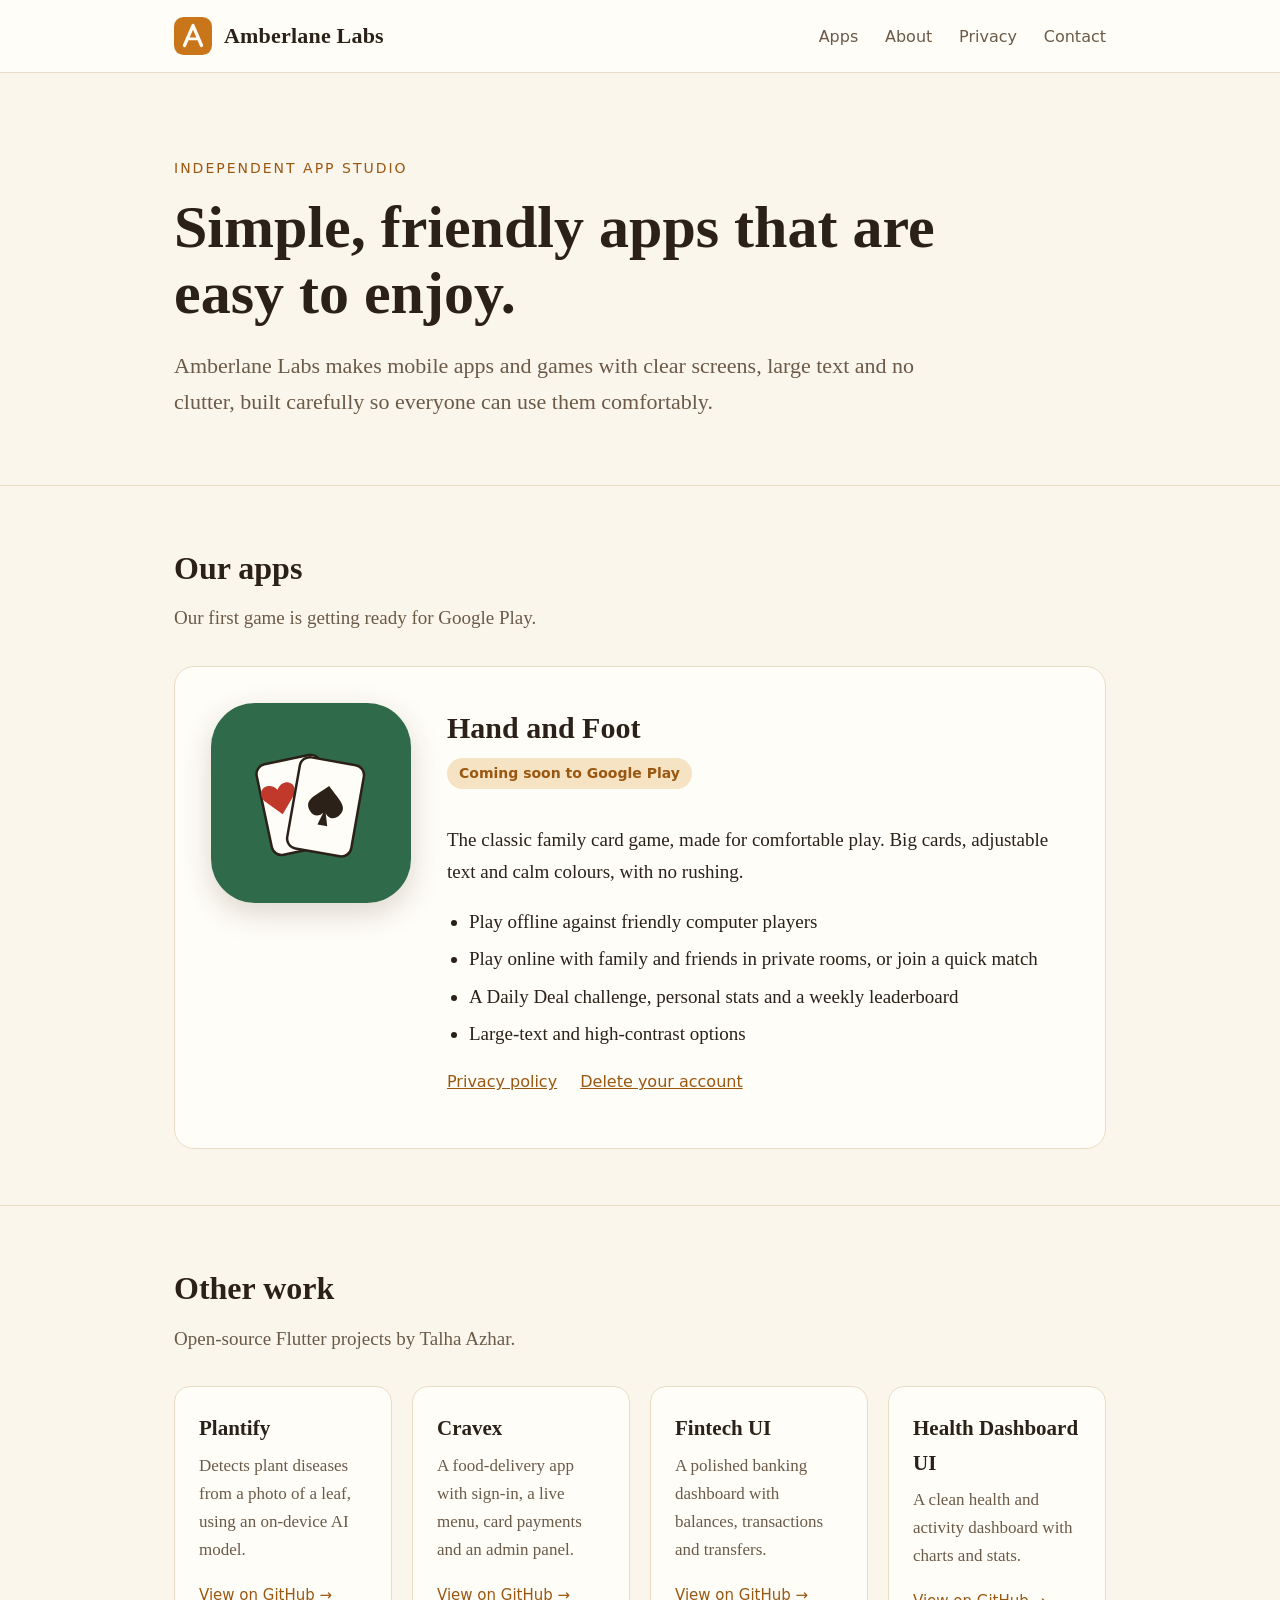
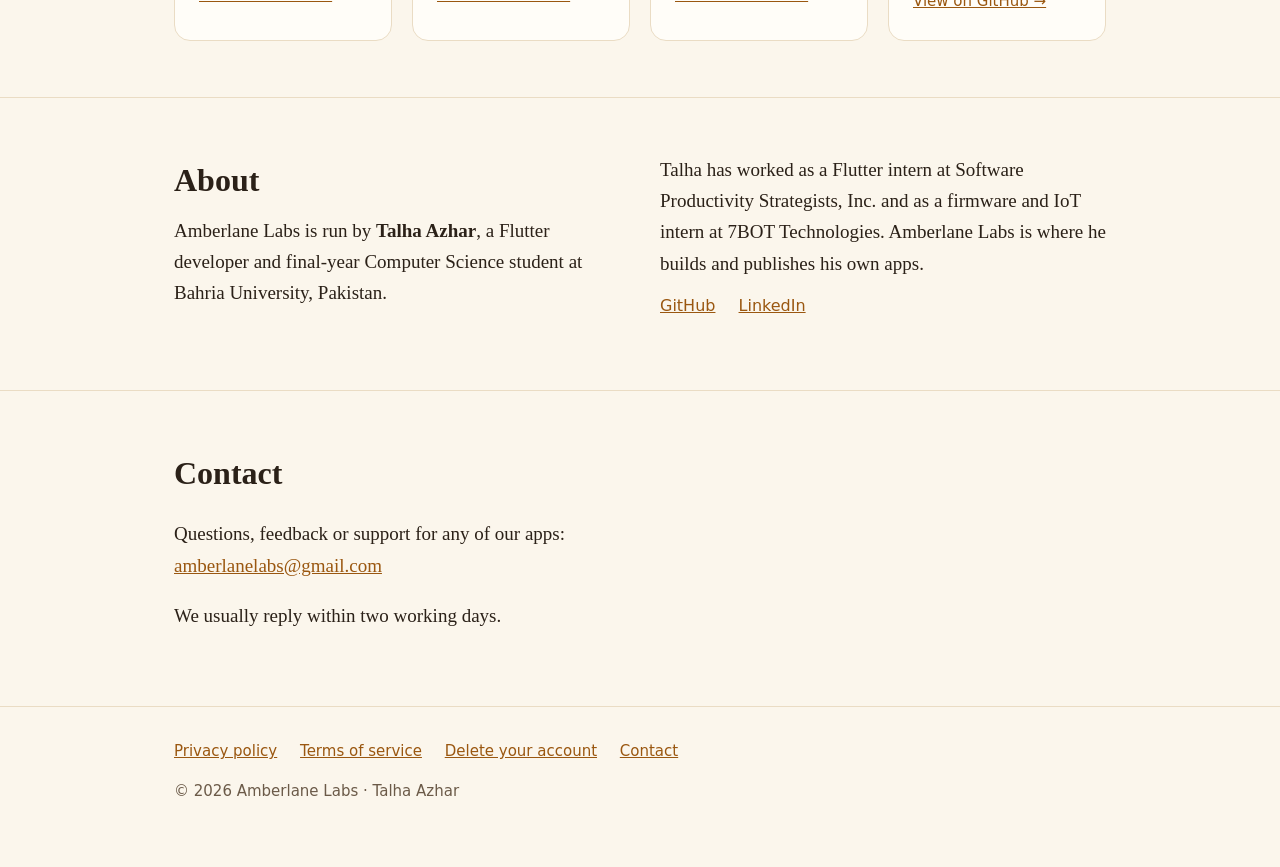
<file: index.html>
<!DOCTYPE html>
<html lang="en">
<head>
  <meta charset="utf-8">
  <meta name="viewport" content="width=device-width, initial-scale=1">
  <title>Amberlane Labs: simple, friendly apps and games</title>
  <meta name="description" content="Amberlane Labs is an independent app studio by Talha Azhar, making simple, friendly mobile apps and games, starting with Hand and Foot.">
  <link rel="icon" href="favicon.svg" type="image/svg+xml">
  <link rel="stylesheet" href="style.css">
</head>
<body>
  <header class="site">
    <div class="wrap">
      <a class="brand" href="./">
        <svg viewBox="0 0 40 40" aria-hidden="true">
          <rect width="40" height="40" rx="10" fill="#c9761a"/>
          <path d="M11 30 L20 9 L29 30" fill="none" stroke="#fffdf8" stroke-width="3.4" stroke-linecap="round" stroke-linejoin="round"/>
          <path d="M14.6 23 H25.4" stroke="#fffdf8" stroke-width="3" stroke-linecap="round"/>
        </svg>
        Amberlane Labs
      </a>
      <nav class="main">
        <a href="#apps">Apps</a>
        <a href="#about">About</a>
        <a href="privacy.html">Privacy</a>
        <a href="#contact">Contact</a>
      </nav>
    </div>
  </header>

  <main>
    <div class="hero"><div class="wrap">
      <p class="eyebrow">Independent app studio</p>
      <h1>Simple, friendly apps that are easy to enjoy.</h1>
      <p class="lead">Amberlane Labs makes mobile apps and games with clear screens, large text and no clutter, built carefully so everyone can use them comfortably.</p>
    </div></div>

    <section id="apps">
      <div class="wrap">
        <h2>Our apps</h2>
        <p class="sub">Our first game is getting ready for Google Play.</p>

        <div class="app">
          <div class="icon" aria-hidden="true">
            <svg viewBox="0 0 120 120">
              <g transform="rotate(-12 60 60)">
                <rect x="22" y="22" width="52" height="74" rx="8" fill="#fffdf8" stroke="#2b2118" stroke-width="2"/>
                <path d="M40 44 c-6 -9 -18 -3 -12 7 l12 13 l12 -13 c6 -10 -6 -16 -12 -7z" fill="#c0392b" transform="translate(-4 0)"/>
              </g>
              <g transform="rotate(10 60 60)">
                <rect x="46" y="24" width="52" height="74" rx="8" fill="#fffdf8" stroke="#2b2118" stroke-width="2"/>
                <path d="M72 44 c-10 10 -18 14 -12 22 c4 5 9 3 11 0 l-3 10 h8 l-3 -10 c2 3 7 5 11 0 c6 -8 -2 -12 -12 -22z" fill="#2b2118"/>
              </g>
            </svg>
          </div>
          <div>
            <h3>Hand and Foot</h3>
            <span class="badge">Coming soon to Google Play</span>
            <p>The classic family card game, made for comfortable play. Big cards, adjustable text and calm colours, with no rushing.</p>
            <ul>
              <li>Play offline against friendly computer players</li>
              <li>Play online with family and friends in private rooms, or join a quick match</li>
              <li>A Daily Deal challenge, personal stats and a weekly leaderboard</li>
              <li>Large-text and high-contrast options</li>
            </ul>
            <p class="links">
              <a href="privacy.html">Privacy policy</a>
              <a href="delete-account.html">Delete your account</a>
            </p>
          </div>
        </div>
      </div>
    </section>

    <section id="work">
      <div class="wrap">
        <h2>Other work</h2>
        <p class="sub">Open-source Flutter projects by Talha Azhar.</p>
        <div class="grid">
          <div class="card">
            <h4>Plantify</h4>
            <p>Detects plant diseases from a photo of a leaf, using an on-device AI model.</p>
            <a href="https://github.com/Talhabyte/Plantify">View on GitHub →</a>
          </div>
          <div class="card">
            <h4>Cravex</h4>
            <p>A food-delivery app with sign-in, a live menu, card payments and an admin panel.</p>
            <a href="https://github.com/Talhabyte/cravex">View on GitHub →</a>
          </div>
          <div class="card">
            <h4>Fintech UI</h4>
            <p>A polished banking dashboard with balances, transactions and transfers.</p>
            <a href="https://github.com/Talhabyte/flutter-fintech-ui">View on GitHub →</a>
          </div>
          <div class="card">
            <h4>Health Dashboard UI</h4>
            <p>A clean health and activity dashboard with charts and stats.</p>
            <a href="https://github.com/Talhabyte/flutter-health-dashboard-ui">View on GitHub →</a>
          </div>
        </div>
      </div>
    </section>

    <section id="about">
      <div class="wrap about">
        <div>
          <h2>About</h2>
          <p>Amberlane Labs is run by <strong>Talha Azhar</strong>, a Flutter developer and final-year Computer Science student at Bahria University, Pakistan.</p>
        </div>
        <div>
          <p>Talha has worked as a Flutter intern at Software Productivity Strategists, Inc. and as a firmware and IoT intern at 7BOT Technologies. Amberlane Labs is where he builds and publishes his own apps.</p>
          <p class="links">
            <a href="https://github.com/Talhabyte">GitHub</a>
            <a href="https://www.linkedin.com/in/talha-08003030b/">LinkedIn</a>
          </p>
        </div>
      </div>
    </section>

    <section id="contact">
      <div class="wrap">
        <h2>Contact</h2>
        <p>Questions, feedback or support for any of our apps:<br>
          <a href="mailto:amberlanelabs@gmail.com">amberlanelabs@gmail.com</a></p>
        <p>We usually reply within two working days.</p>
      </div>
    </section>
  </main>

  <footer class="site">
    <div class="wrap">
      <a href="privacy.html">Privacy policy</a>
      <a href="terms.html">Terms of service</a>
      <a href="delete-account.html">Delete your account</a>
      <a href="mailto:amberlanelabs@gmail.com">Contact</a>
      <p>© 2026 Amberlane Labs · Talha Azhar</p>
    </div>
  </footer>
</body>
</html>
</file>
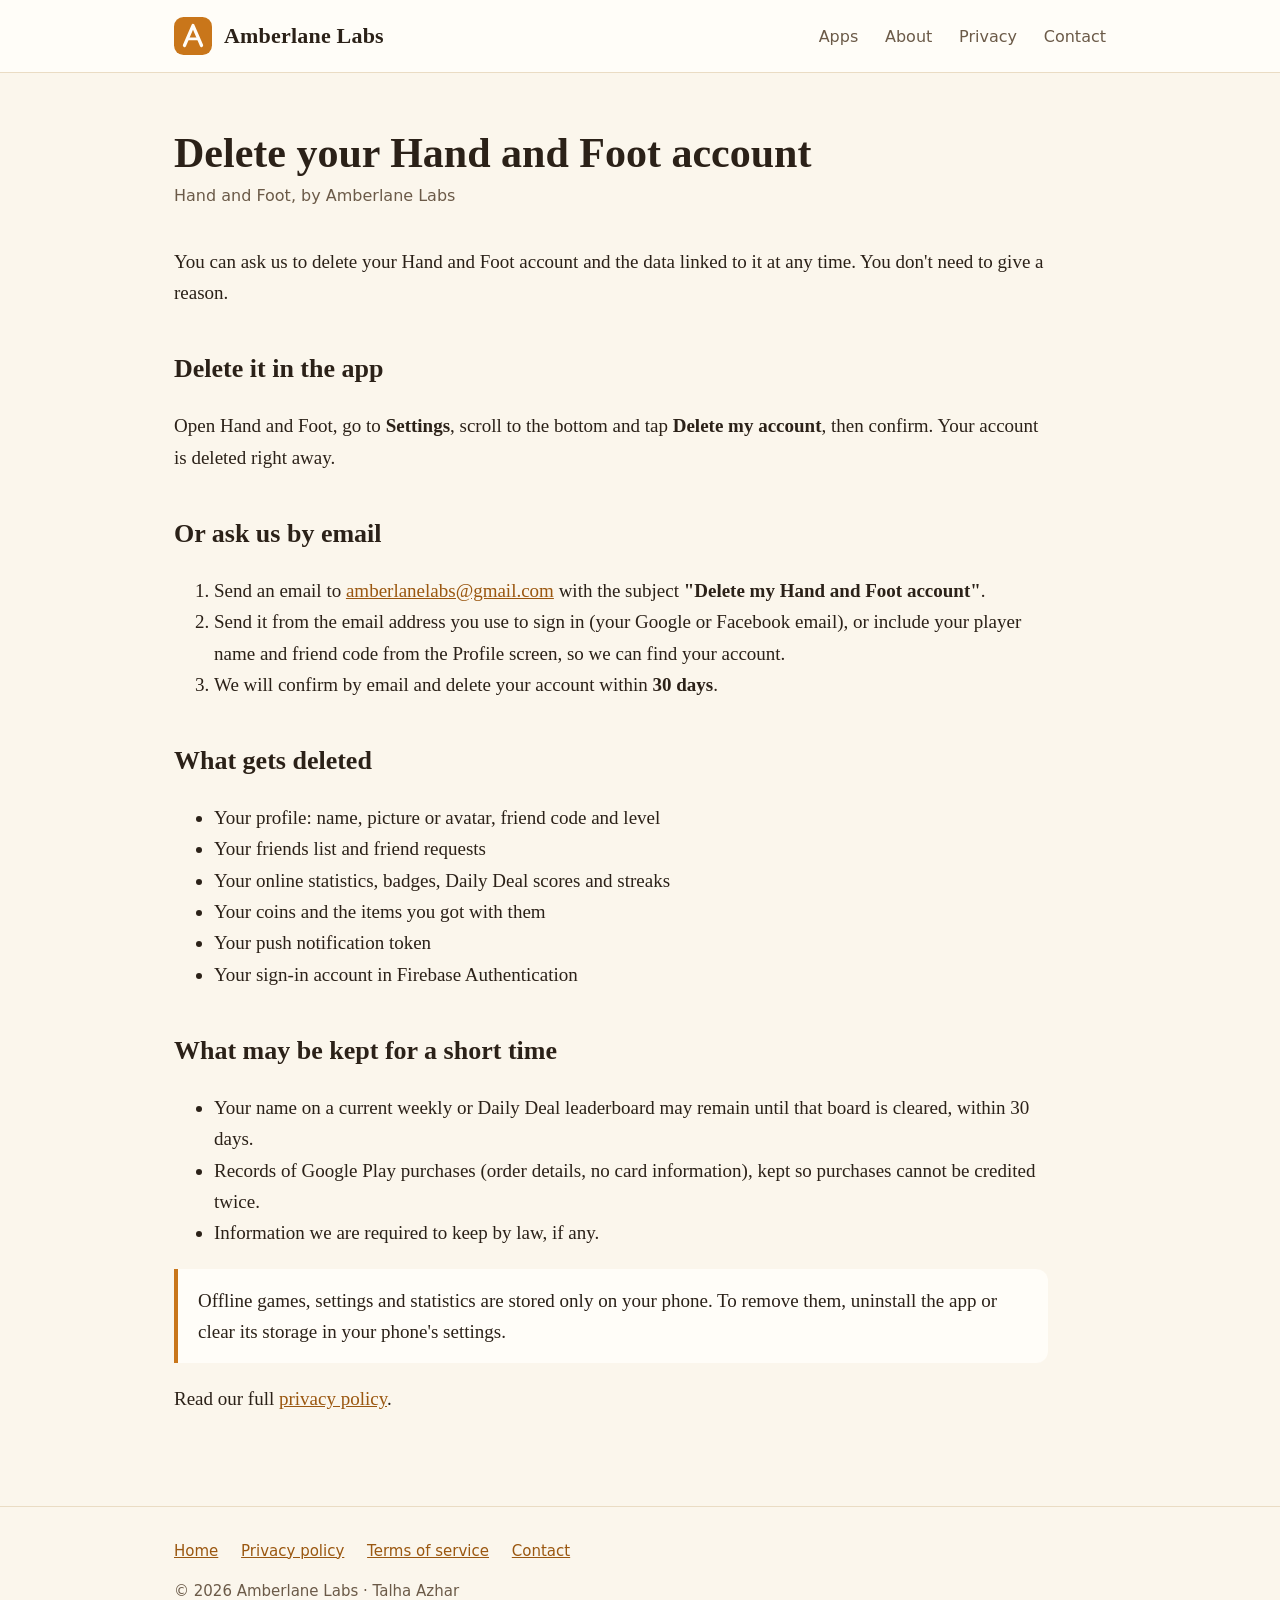
<file: delete-account.html>
<!DOCTYPE html>
<html lang="en">
<head>
  <meta charset="utf-8">
  <meta name="viewport" content="width=device-width, initial-scale=1">
  <title>Delete your account: Hand and Foot | Amberlane Labs</title>
  <link rel="icon" href="favicon.svg" type="image/svg+xml">
  <link rel="stylesheet" href="style.css">
</head>
<body>
  <header class="site">
    <div class="wrap">
      <a class="brand" href="./">
        <svg viewBox="0 0 40 40" aria-hidden="true">
          <rect width="40" height="40" rx="10" fill="#c9761a"/>
          <path d="M11 30 L20 9 L29 30" fill="none" stroke="#fffdf8" stroke-width="3.4" stroke-linecap="round" stroke-linejoin="round"/>
          <path d="M14.6 23 H25.4" stroke="#fffdf8" stroke-width="3" stroke-linecap="round"/>
        </svg>
        Amberlane Labs
      </a>
      <nav class="main">
        <a href="./#apps">Apps</a>
        <a href="./#about">About</a>
        <a href="privacy.html">Privacy</a>
        <a href="./#contact">Contact</a>
      </nav>
    </div>
  </header>

  <main class="wrap page">
    <article>
      <h1>Delete your Hand and Foot account</h1>
      <p class="updated">Hand and Foot, by Amberlane Labs</p>

      <p>You can ask us to delete your Hand and Foot account and the data linked to it at any time. You don't need to give a reason.</p>

      <h2>Delete it in the app</h2>
      <p>Open Hand and Foot, go to <strong>Settings</strong>, scroll to the bottom and tap <strong>Delete my account</strong>, then confirm. Your account is deleted right away.</p>

      <h2>Or ask us by email</h2>
      <ol>
        <li>Send an email to <a href="mailto:amberlanelabs@gmail.com?subject=Delete%20my%20Hand%20and%20Foot%20account">amberlanelabs@gmail.com</a> with the subject <strong>"Delete my Hand and Foot account"</strong>.</li>
        <li>Send it from the email address you use to sign in (your Google or Facebook email), or include your player name and friend code from the Profile screen, so we can find your account.</li>
        <li>We will confirm by email and delete your account within <strong>30 days</strong>.</li>
      </ol>

      <h2>What gets deleted</h2>
      <ul>
        <li>Your profile: name, picture or avatar, friend code and level</li>
        <li>Your friends list and friend requests</li>
        <li>Your online statistics, badges, Daily Deal scores and streaks</li>
        <li>Your coins and the items you got with them</li>
        <li>Your push notification token</li>
        <li>Your sign-in account in Firebase Authentication</li>
      </ul>

      <h2>What may be kept for a short time</h2>
      <ul>
        <li>Your name on a current weekly or Daily Deal leaderboard may remain until that board is cleared, within 30 days.</li>
        <li>Records of Google Play purchases (order details, no card information), kept so purchases cannot be credited twice.</li>
        <li>Information we are required to keep by law, if any.</li>
      </ul>

      <div class="note">Offline games, settings and statistics are stored only on your phone. To remove them, uninstall the app or clear its storage in your phone's settings.</div>

      <p>Read our full <a href="privacy.html">privacy policy</a>.</p>
    </article>
  </main>

  <footer class="site">
    <div class="wrap">
      <a href="./">Home</a>
      <a href="privacy.html">Privacy policy</a>
      <a href="terms.html">Terms of service</a>
      <a href="mailto:amberlanelabs@gmail.com">Contact</a>
      <p>© 2026 Amberlane Labs · Talha Azhar</p>
    </div>
  </footer>
</body>
</html>
</file>
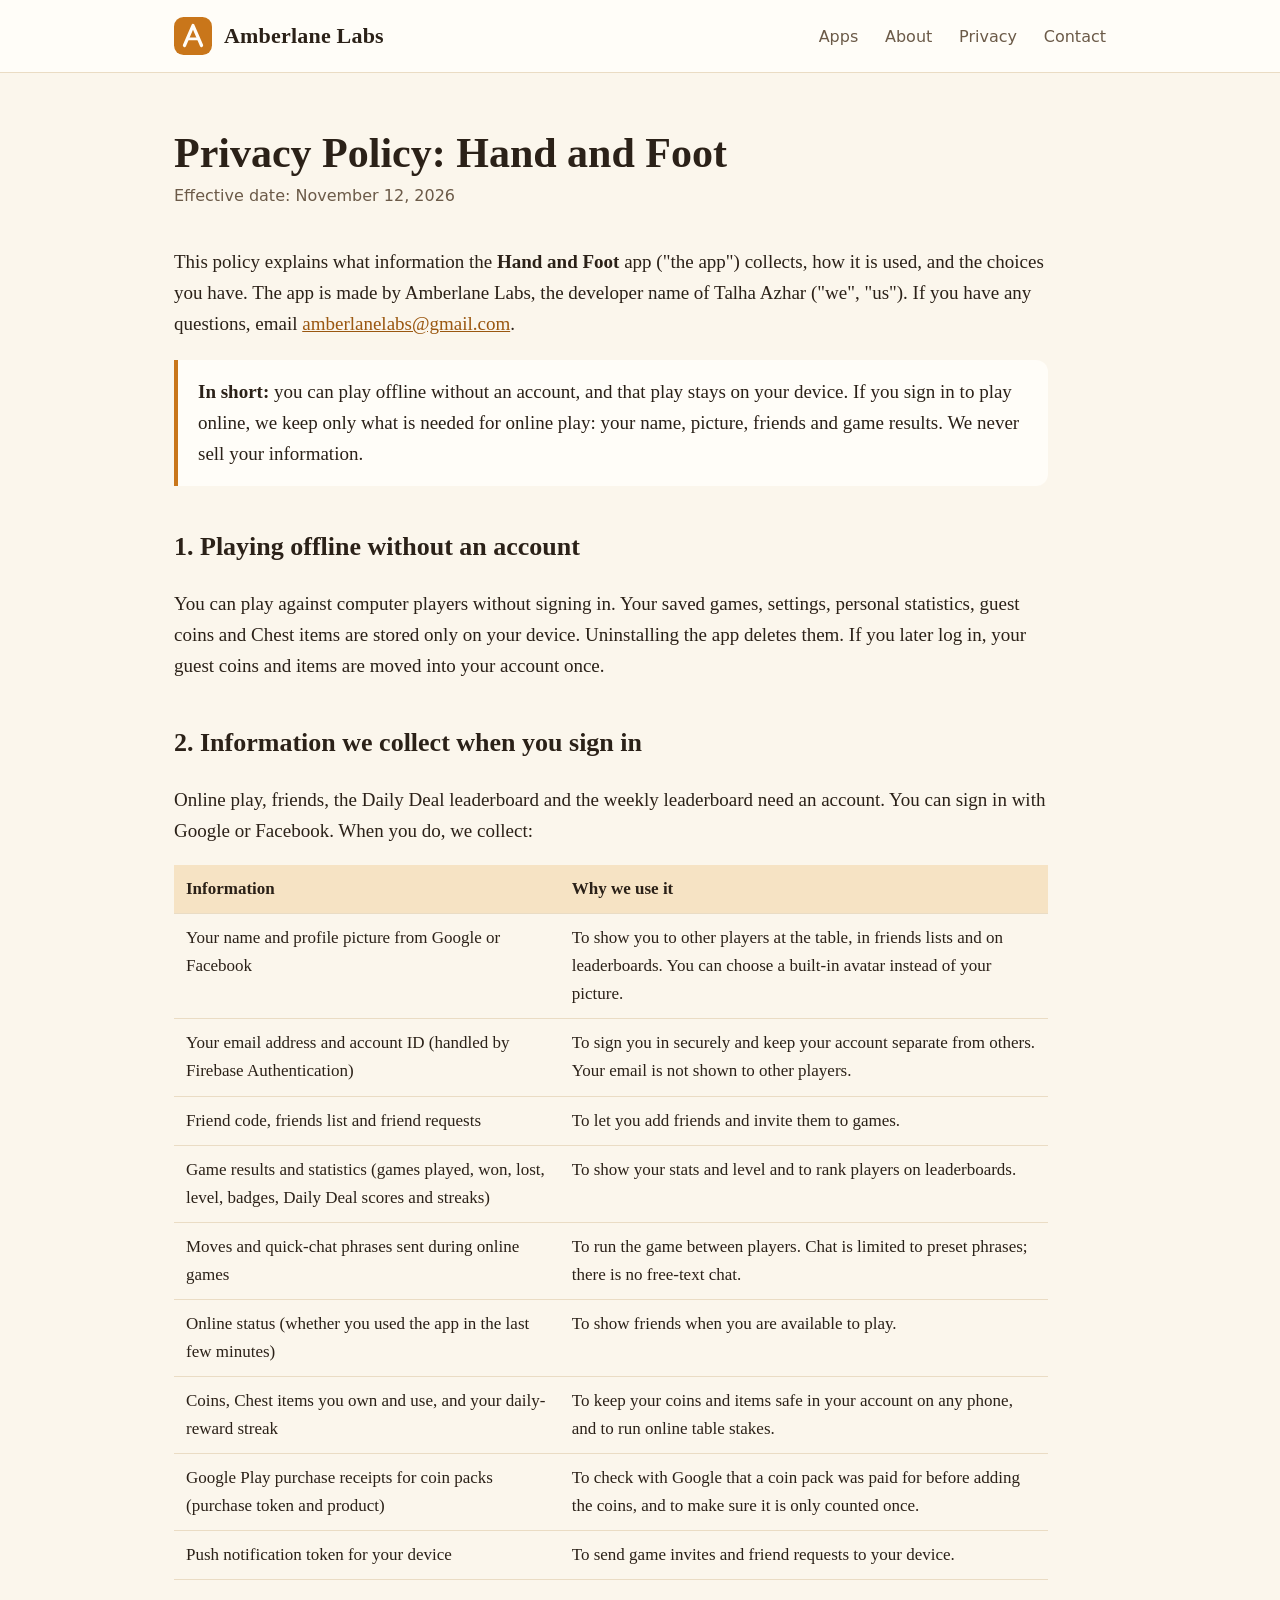
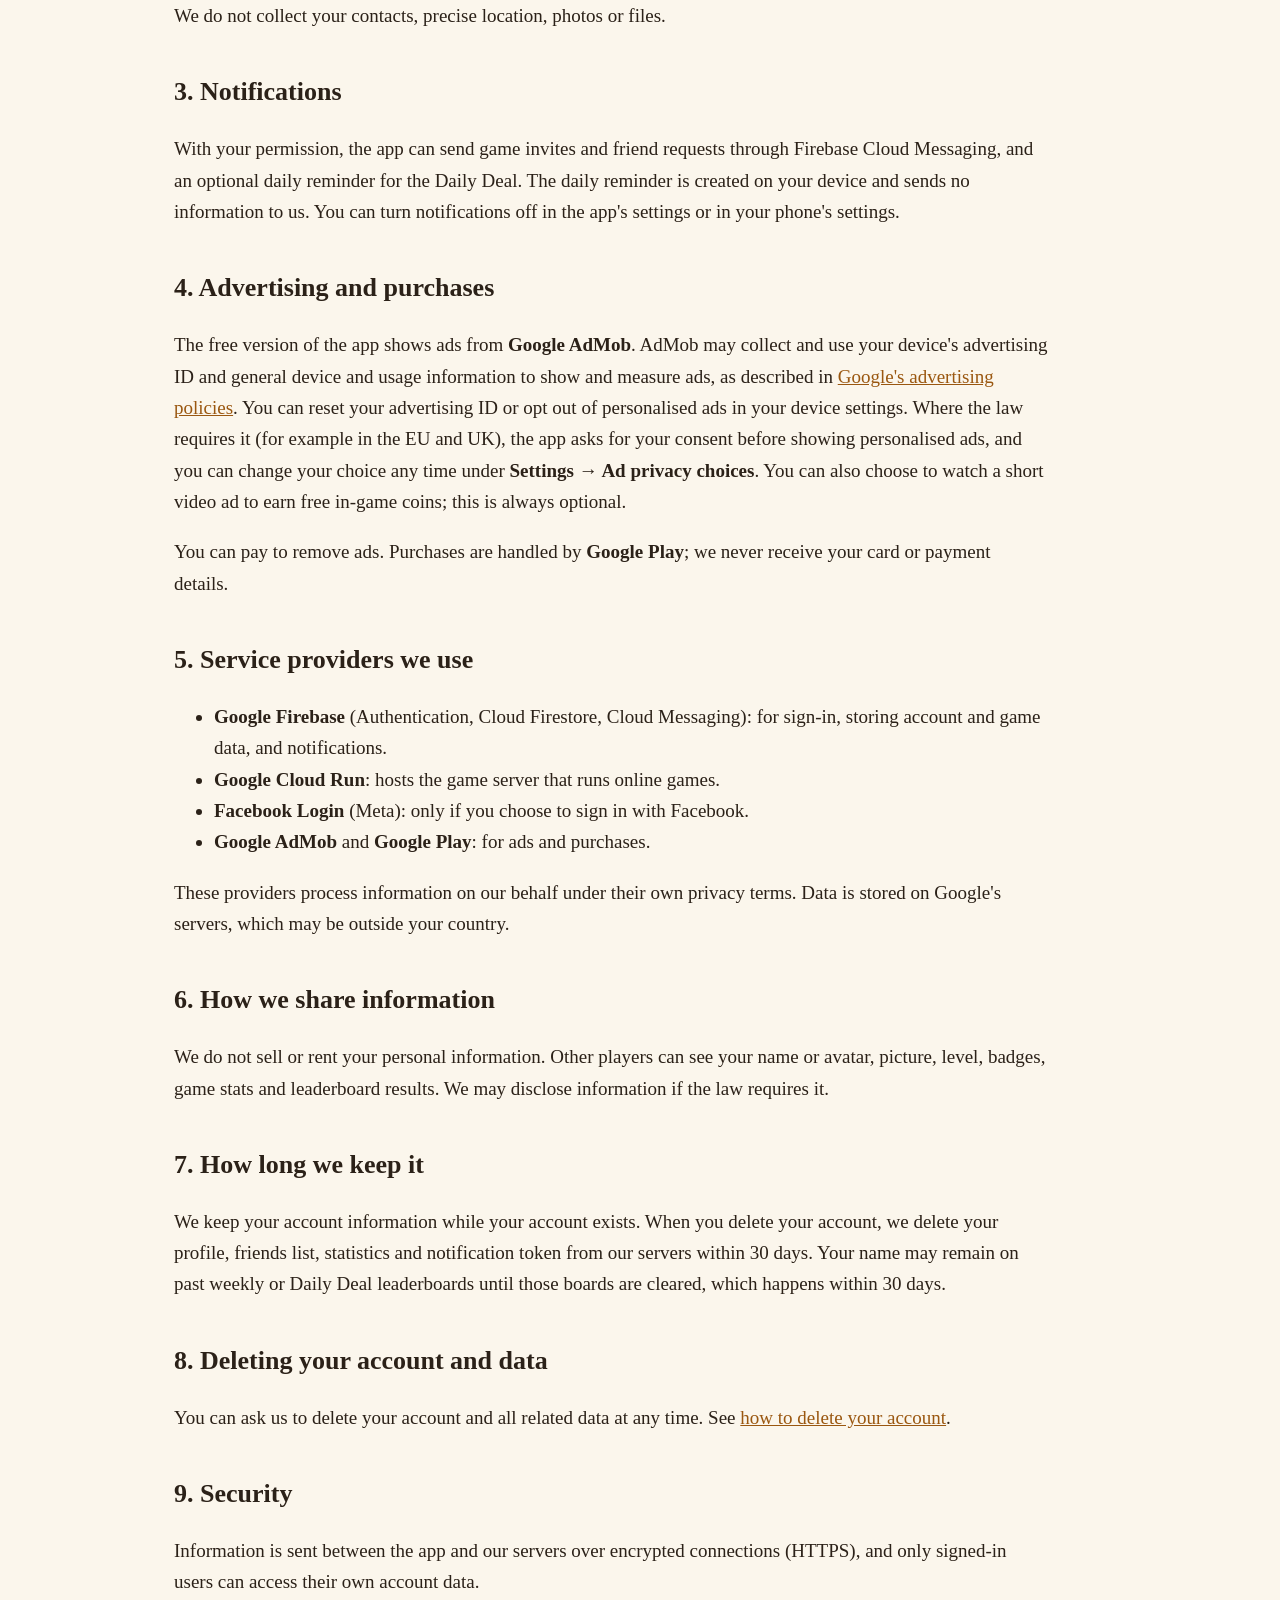
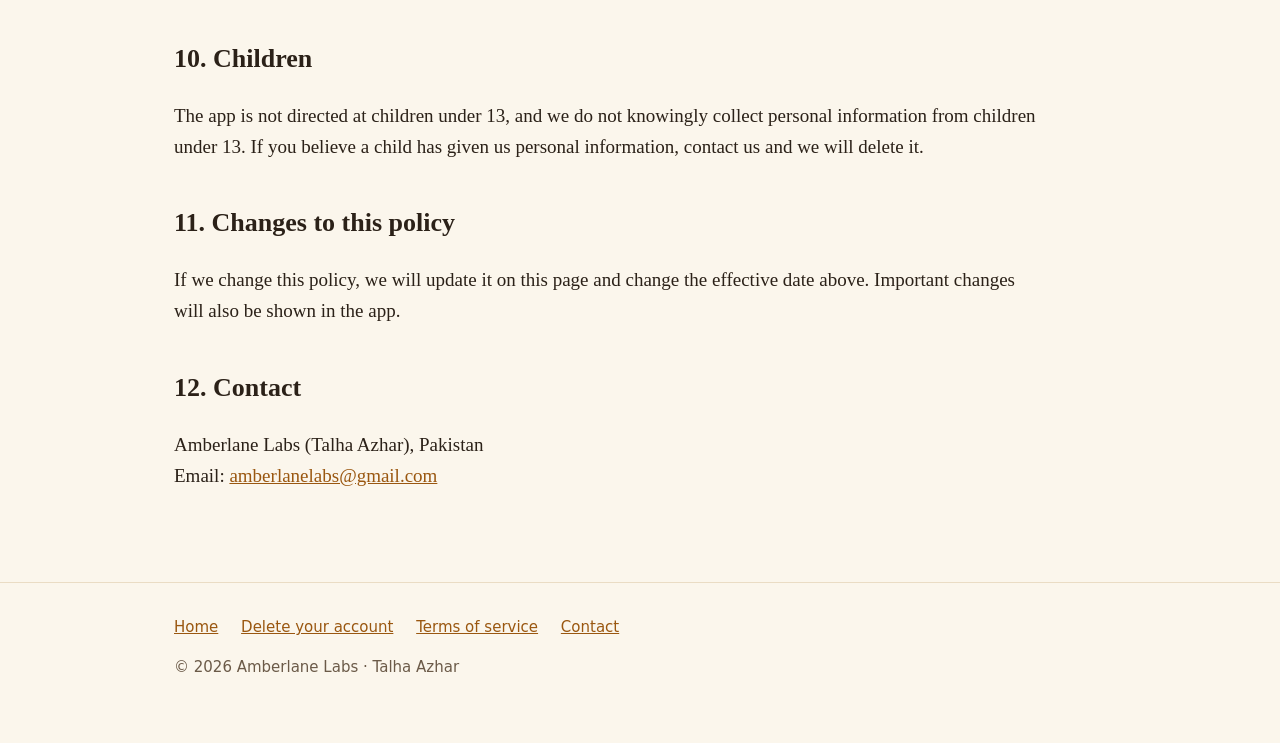
<file: privacy.html>
<!DOCTYPE html>
<html lang="en">
<head>
  <meta charset="utf-8">
  <meta name="viewport" content="width=device-width, initial-scale=1">
  <title>Privacy Policy: Hand and Foot | Amberlane Labs</title>
  <link rel="icon" href="favicon.svg" type="image/svg+xml">
  <link rel="stylesheet" href="style.css">
</head>
<body>
  <header class="site">
    <div class="wrap">
      <a class="brand" href="./">
        <svg viewBox="0 0 40 40" aria-hidden="true">
          <rect width="40" height="40" rx="10" fill="#c9761a"/>
          <path d="M11 30 L20 9 L29 30" fill="none" stroke="#fffdf8" stroke-width="3.4" stroke-linecap="round" stroke-linejoin="round"/>
          <path d="M14.6 23 H25.4" stroke="#fffdf8" stroke-width="3" stroke-linecap="round"/>
        </svg>
        Amberlane Labs
      </a>
      <nav class="main">
        <a href="./#apps">Apps</a>
        <a href="./#about">About</a>
        <a href="privacy.html">Privacy</a>
        <a href="./#contact">Contact</a>
      </nav>
    </div>
  </header>

  <main class="wrap page">
    <article>
      <h1>Privacy Policy: Hand and Foot</h1>
      <p class="updated">Effective date: November 12, 2026</p>

      <p>This policy explains what information the <strong>Hand and Foot</strong> app ("the app") collects, how it is used, and the choices you have. The app is made by Amberlane Labs, the developer name of Talha Azhar ("we", "us"). If you have any questions, email <a href="mailto:amberlanelabs@gmail.com">amberlanelabs@gmail.com</a>.</p>

      <div class="note"><strong>In short:</strong> you can play offline without an account, and that play stays on your device. If you sign in to play online, we keep only what is needed for online play: your name, picture, friends and game results. We never sell your information.</div>

      <h2>1. Playing offline without an account</h2>
      <p>You can play against computer players without signing in. Your saved games, settings, personal statistics, guest coins and Chest items are stored only on your device. Uninstalling the app deletes them. If you later log in, your guest coins and items are moved into your account once.</p>

      <h2>2. Information we collect when you sign in</h2>
      <p>Online play, friends, the Daily Deal leaderboard and the weekly leaderboard need an account. You can sign in with Google or Facebook. When you do, we collect:</p>
      <table>
        <tr><th>Information</th><th>Why we use it</th></tr>
        <tr><td>Your name and profile picture from Google or Facebook</td><td>To show you to other players at the table, in friends lists and on leaderboards. You can choose a built-in avatar instead of your picture.</td></tr>
        <tr><td>Your email address and account ID (handled by Firebase Authentication)</td><td>To sign you in securely and keep your account separate from others. Your email is not shown to other players.</td></tr>
        <tr><td>Friend code, friends list and friend requests</td><td>To let you add friends and invite them to games.</td></tr>
        <tr><td>Game results and statistics (games played, won, lost, level, badges, Daily Deal scores and streaks)</td><td>To show your stats and level and to rank players on leaderboards.</td></tr>
        <tr><td>Moves and quick-chat phrases sent during online games</td><td>To run the game between players. Chat is limited to preset phrases; there is no free-text chat.</td></tr>
        <tr><td>Online status (whether you used the app in the last few minutes)</td><td>To show friends when you are available to play.</td></tr>
        <tr><td>Coins, Chest items you own and use, and your daily-reward streak</td><td>To keep your coins and items safe in your account on any phone, and to run online table stakes.</td></tr>
        <tr><td>Google Play purchase receipts for coin packs (purchase token and product)</td><td>To check with Google that a coin pack was paid for before adding the coins, and to make sure it is only counted once.</td></tr>
        <tr><td>Push notification token for your device</td><td>To send game invites and friend requests to your device.</td></tr>
      </table>
      <p>We do not collect your contacts, precise location, photos or files.</p>

      <h2>3. Notifications</h2>
      <p>With your permission, the app can send game invites and friend requests through Firebase Cloud Messaging, and an optional daily reminder for the Daily Deal. The daily reminder is created on your device and sends no information to us. You can turn notifications off in the app's settings or in your phone's settings.</p>

      <h2>4. Advertising and purchases</h2>
      <p>The free version of the app shows ads from <strong>Google AdMob</strong>. AdMob may collect and use your device's advertising ID and general device and usage information to show and measure ads, as described in <a href="https://policies.google.com/technologies/ads">Google's advertising policies</a>. You can reset your advertising ID or opt out of personalised ads in your device settings. Where the law requires it (for example in the EU and UK), the app asks for your consent before showing personalised ads, and you can change your choice any time under <strong>Settings → Ad privacy choices</strong>. You can also choose to watch a short video ad to earn free in-game coins; this is always optional.</p>
      <p>You can pay to remove ads. Purchases are handled by <strong>Google Play</strong>; we never receive your card or payment details.</p>

      <h2>5. Service providers we use</h2>
      <ul>
        <li><strong>Google Firebase</strong> (Authentication, Cloud Firestore, Cloud Messaging): for sign-in, storing account and game data, and notifications.</li>
        <li><strong>Google Cloud Run</strong>: hosts the game server that runs online games.</li>
        <li><strong>Facebook Login</strong> (Meta): only if you choose to sign in with Facebook.</li>
        <li><strong>Google AdMob</strong> and <strong>Google Play</strong>: for ads and purchases.</li>
      </ul>
      <p>These providers process information on our behalf under their own privacy terms. Data is stored on Google's servers, which may be outside your country.</p>

      <h2>6. How we share information</h2>
      <p>We do not sell or rent your personal information. Other players can see your name or avatar, picture, level, badges, game stats and leaderboard results. We may disclose information if the law requires it.</p>

      <h2>7. How long we keep it</h2>
      <p>We keep your account information while your account exists. When you delete your account, we delete your profile, friends list, statistics and notification token from our servers within 30 days. Your name may remain on past weekly or Daily Deal leaderboards until those boards are cleared, which happens within 30 days.</p>

      <h2>8. Deleting your account and data</h2>
      <p>You can ask us to delete your account and all related data at any time. See <a href="delete-account.html">how to delete your account</a>.</p>

      <h2>9. Security</h2>
      <p>Information is sent between the app and our servers over encrypted connections (HTTPS), and only signed-in users can access their own account data.</p>

      <h2>10. Children</h2>
      <p>The app is not directed at children under 13, and we do not knowingly collect personal information from children under 13. If you believe a child has given us personal information, contact us and we will delete it.</p>

      <h2>11. Changes to this policy</h2>
      <p>If we change this policy, we will update it on this page and change the effective date above. Important changes will also be shown in the app.</p>

      <h2>12. Contact</h2>
      <p>Amberlane Labs (Talha Azhar), Pakistan<br>
      Email: <a href="mailto:amberlanelabs@gmail.com">amberlanelabs@gmail.com</a></p>
    </article>
  </main>

  <footer class="site">
    <div class="wrap">
      <a href="./">Home</a>
      <a href="delete-account.html">Delete your account</a>
      <a href="terms.html">Terms of service</a>
      <a href="mailto:amberlanelabs@gmail.com">Contact</a>
      <p>© 2026 Amberlane Labs · Talha Azhar</p>
    </div>
  </footer>
</body>
</html>
</file>
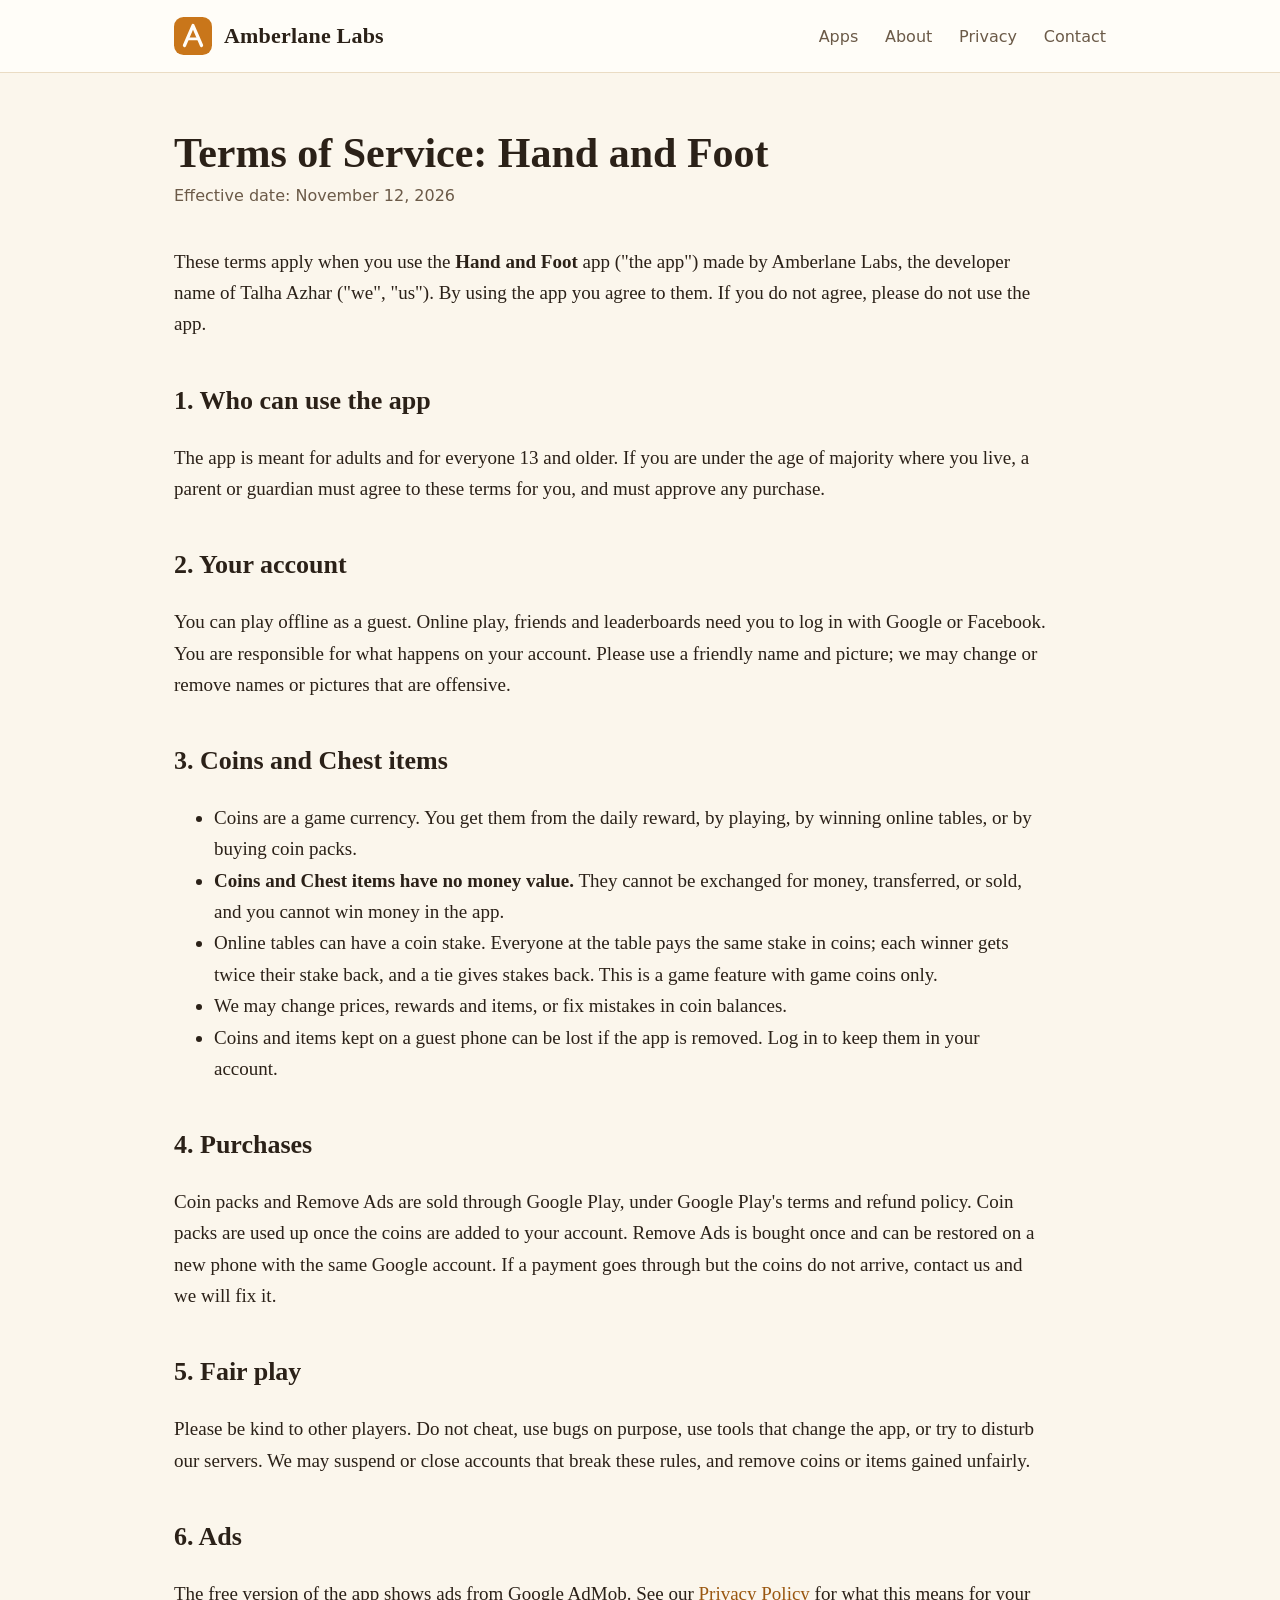
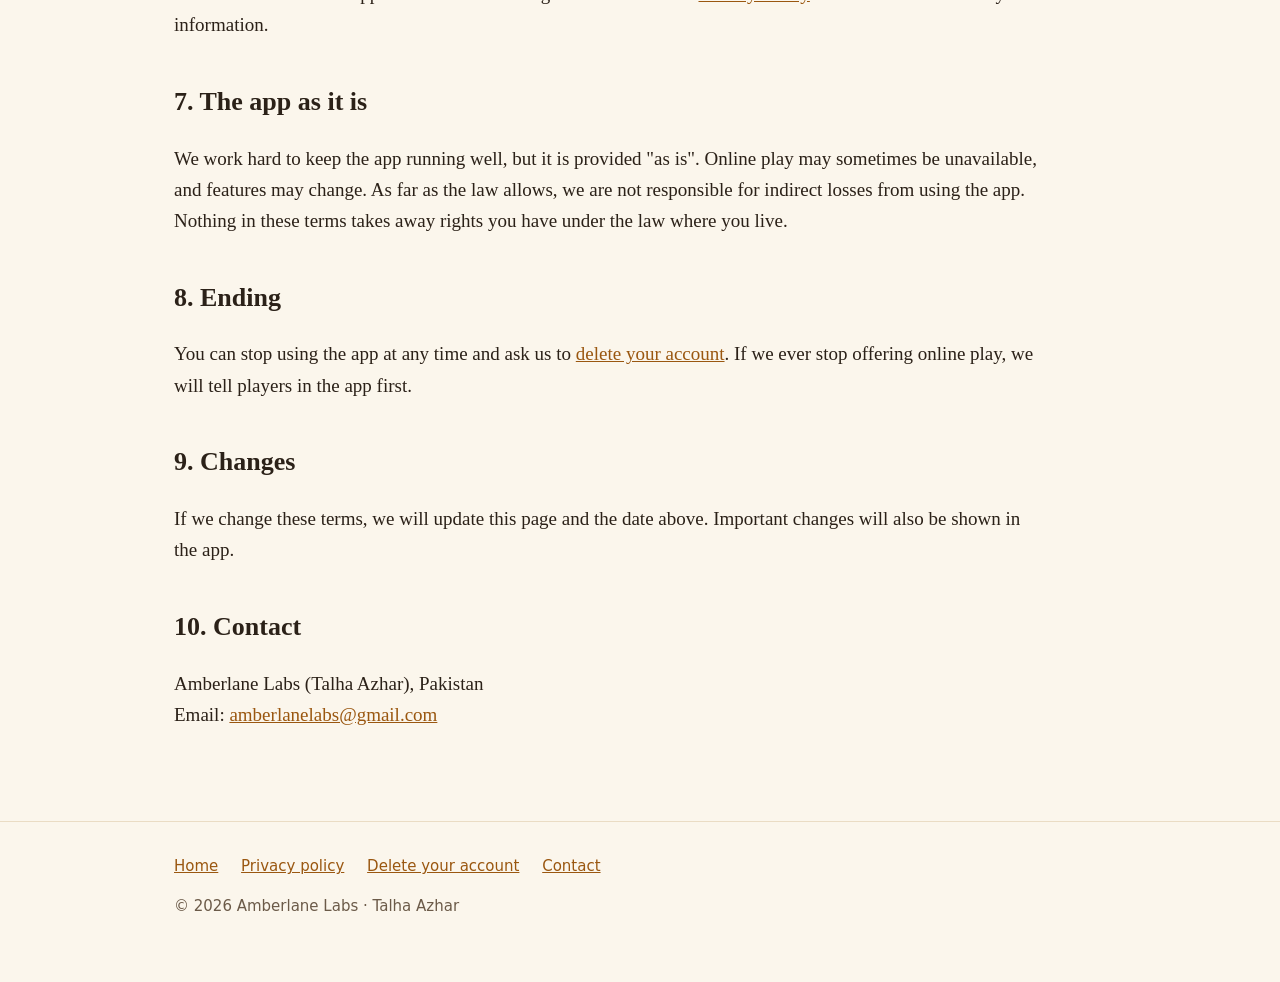
<file: terms.html>
<!DOCTYPE html>
<html lang="en">
<head>
  <meta charset="utf-8">
  <meta name="viewport" content="width=device-width, initial-scale=1">
  <title>Terms of Service: Hand and Foot | Amberlane Labs</title>
  <link rel="icon" href="favicon.svg" type="image/svg+xml">
  <link rel="stylesheet" href="style.css">
</head>
<body>
  <header class="site">
    <div class="wrap">
      <a class="brand" href="./">
        <svg viewBox="0 0 40 40" aria-hidden="true">
          <rect width="40" height="40" rx="10" fill="#c9761a"/>
          <path d="M11 30 L20 9 L29 30" fill="none" stroke="#fffdf8" stroke-width="3.4" stroke-linecap="round" stroke-linejoin="round"/>
          <path d="M14.6 23 H25.4" stroke="#fffdf8" stroke-width="3" stroke-linecap="round"/>
        </svg>
        Amberlane Labs
      </a>
      <nav class="main">
        <a href="./#apps">Apps</a>
        <a href="./#about">About</a>
        <a href="privacy.html">Privacy</a>
        <a href="./#contact">Contact</a>
      </nav>
    </div>
  </header>

  <main class="wrap page">
    <article>
      <h1>Terms of Service: Hand and Foot</h1>
      <p class="updated">Effective date: November 12, 2026</p>

      <p>These terms apply when you use the <strong>Hand and Foot</strong> app ("the app") made by Amberlane Labs, the developer name of Talha Azhar ("we", "us"). By using the app you agree to them. If you do not agree, please do not use the app.</p>

      <h2>1. Who can use the app</h2>
      <p>The app is meant for adults and for everyone 13 and older. If you are under the age of majority where you live, a parent or guardian must agree to these terms for you, and must approve any purchase.</p>

      <h2>2. Your account</h2>
      <p>You can play offline as a guest. Online play, friends and leaderboards need you to log in with Google or Facebook. You are responsible for what happens on your account. Please use a friendly name and picture; we may change or remove names or pictures that are offensive.</p>

      <h2>3. Coins and Chest items</h2>
      <ul>
        <li>Coins are a game currency. You get them from the daily reward, by playing, by winning online tables, or by buying coin packs.</li>
        <li><strong>Coins and Chest items have no money value.</strong> They cannot be exchanged for money, transferred, or sold, and you cannot win money in the app.</li>
        <li>Online tables can have a coin stake. Everyone at the table pays the same stake in coins; each winner gets twice their stake back, and a tie gives stakes back. This is a game feature with game coins only.</li>
        <li>We may change prices, rewards and items, or fix mistakes in coin balances.</li>
        <li>Coins and items kept on a guest phone can be lost if the app is removed. Log in to keep them in your account.</li>
      </ul>

      <h2>4. Purchases</h2>
      <p>Coin packs and Remove Ads are sold through Google Play, under Google Play's terms and refund policy. Coin packs are used up once the coins are added to your account. Remove Ads is bought once and can be restored on a new phone with the same Google account. If a payment goes through but the coins do not arrive, contact us and we will fix it.</p>

      <h2>5. Fair play</h2>
      <p>Please be kind to other players. Do not cheat, use bugs on purpose, use tools that change the app, or try to disturb our servers. We may suspend or close accounts that break these rules, and remove coins or items gained unfairly.</p>

      <h2>6. Ads</h2>
      <p>The free version of the app shows ads from Google AdMob. See our <a href="privacy.html">Privacy Policy</a> for what this means for your information.</p>

      <h2>7. The app as it is</h2>
      <p>We work hard to keep the app running well, but it is provided "as is". Online play may sometimes be unavailable, and features may change. As far as the law allows, we are not responsible for indirect losses from using the app. Nothing in these terms takes away rights you have under the law where you live.</p>

      <h2>8. Ending</h2>
      <p>You can stop using the app at any time and ask us to <a href="delete-account.html">delete your account</a>. If we ever stop offering online play, we will tell players in the app first.</p>

      <h2>9. Changes</h2>
      <p>If we change these terms, we will update this page and the date above. Important changes will also be shown in the app.</p>

      <h2>10. Contact</h2>
      <p>Amberlane Labs (Talha Azhar), Pakistan<br>
      Email: <a href="mailto:amberlanelabs@gmail.com">amberlanelabs@gmail.com</a></p>
    </article>
  </main>

  <footer class="site">
    <div class="wrap">
      <a href="./">Home</a>
      <a href="privacy.html">Privacy policy</a>
      <a href="delete-account.html">Delete your account</a>
      <a href="mailto:amberlanelabs@gmail.com">Contact</a>
      <p>© 2026 Amberlane Labs · Talha Azhar</p>
    </div>
  </footer>
</body>
</html>
</file>
<file: style.css>
:root {
  --cream: #fbf6ec;
  --paper: #fffdf8;
  --ink: #2b2118;
  --soft: #6b5a48;
  --amber: #c9761a;
  --amber-dark: #9a5710;
  --amber-light: #f6e3c4;
  --line: #eadcc4;
  --green: #2f6b4a;
}

* { box-sizing: border-box; }

html { scroll-behavior: smooth; }

body {
  margin: 0;
  background: var(--cream);
  color: var(--ink);
  font-family: "Iowan Old Style", "Palatino Linotype", Palatino, Georgia, serif;
  font-size: 19px;
  line-height: 1.65;
}

a { color: var(--amber-dark); }
a:hover { color: var(--amber); }

.wrap { max-width: 980px; margin: 0 auto; padding: 0 24px; }

/* Header */
header.site {
  border-bottom: 1px solid var(--line);
  background: var(--paper);
}
header.site .wrap {
  display: flex;
  align-items: center;
  justify-content: space-between;
  min-height: 72px;
  gap: 16px;
  flex-wrap: wrap;
}
.brand {
  display: flex;
  align-items: center;
  gap: 12px;
  text-decoration: none;
  color: var(--ink);
  font-weight: 700;
  font-size: 22px;
  letter-spacing: 0.2px;
}
.brand svg { width: 38px; height: 38px; }
nav.main a {
  font-family: system-ui, -apple-system, "Segoe UI", sans-serif;
  font-size: 16px;
  text-decoration: none;
  color: var(--soft);
  margin-left: 22px;
}
nav.main a:hover { color: var(--amber-dark); }

/* Hero */
.hero { padding: 84px 0 64px; }
.eyebrow {
  font-family: system-ui, -apple-system, "Segoe UI", sans-serif;
  font-size: 14px;
  letter-spacing: 2px;
  text-transform: uppercase;
  color: var(--amber-dark);
  margin: 0 0 14px;
}
.hero h1 {
  font-size: clamp(38px, 6vw, 60px);
  line-height: 1.1;
  margin: 0 0 22px;
  font-weight: 700;
  max-width: 14em;
}
.hero p.lead {
  font-size: 22px;
  color: var(--soft);
  max-width: 34em;
  margin: 0;
}

/* Sections */
section { padding: 56px 0; border-top: 1px solid var(--line); }
section h2 {
  font-size: 32px;
  margin: 0 0 8px;
}
section .sub { color: var(--soft); margin: 0 0 32px; }

/* Featured app */
.app {
  display: grid;
  grid-template-columns: 200px 1fr;
  gap: 36px;
  align-items: start;
  background: var(--paper);
  border: 1px solid var(--line);
  border-radius: 20px;
  padding: 36px;
}
.app .icon {
  width: 200px;
  height: 200px;
  border-radius: 44px;
  background: var(--green);
  display: flex;
  align-items: center;
  justify-content: center;
  box-shadow: 0 10px 30px rgba(60, 40, 10, 0.18);
}
.app .icon svg { width: 150px; height: 150px; }
.app h3 { font-size: 30px; margin: 0 0 4px; }
.badge {
  display: inline-block;
  font-family: system-ui, -apple-system, "Segoe UI", sans-serif;
  font-size: 14px;
  font-weight: 600;
  background: var(--amber-light);
  color: var(--amber-dark);
  border-radius: 999px;
  padding: 4px 12px;
  margin-bottom: 16px;
}
.app ul { padding-left: 22px; margin: 16px 0 20px; }
.app li { margin: 6px 0; }
.links { font-family: system-ui, -apple-system, "Segoe UI", sans-serif; font-size: 16px; }
.links a { margin-right: 18px; }

/* Project grid */
.grid {
  display: grid;
  grid-template-columns: repeat(auto-fit, minmax(210px, 1fr));
  gap: 20px;
}
.card {
  background: var(--paper);
  border: 1px solid var(--line);
  border-radius: 16px;
  padding: 24px;
}
.card h4 { margin: 0 0 6px; font-size: 21px; }
.card p { margin: 0 0 14px; color: var(--soft); font-size: 17px; }
.card a { font-family: system-ui, -apple-system, "Segoe UI", sans-serif; font-size: 15px; }

/* About */
.about { display: grid; grid-template-columns: 1fr 1fr; gap: 40px; }
.about p { margin: 0 0 14px; }

/* Plain pages */
.page { padding-top: 56px; padding-bottom: 72px; }
.page h1 { font-size: 42px; margin: 0 0 6px; line-height: 1.15; }
.page .updated { color: var(--soft); margin: 0 0 36px; font-size: 16px;
  font-family: system-ui, -apple-system, "Segoe UI", sans-serif; }
.page h2 { font-size: 26px; margin: 40px 0 10px; }
.page article { max-width: 46em; }
.page table { border-collapse: collapse; width: 100%; margin: 12px 0 20px; font-size: 17px; }
.page th, .page td { text-align: left; vertical-align: top; padding: 10px 12px; border-bottom: 1px solid var(--line); }
.page th { background: var(--amber-light); }
.note {
  background: var(--paper);
  border-left: 4px solid var(--amber);
  padding: 16px 20px;
  border-radius: 0 12px 12px 0;
  margin: 20px 0;
}

/* Footer */
footer.site {
  border-top: 1px solid var(--line);
  padding: 32px 0 48px;
  color: var(--soft);
  font-family: system-ui, -apple-system, "Segoe UI", sans-serif;
  font-size: 15px;
}
footer.site a { margin-right: 18px; }

@media (max-width: 720px) {
  body { font-size: 18px; }
  .app { grid-template-columns: 1fr; padding: 24px; }
  .app .icon { width: 140px; height: 140px; border-radius: 32px; }
  .app .icon svg { width: 104px; height: 104px; }
  .about { grid-template-columns: 1fr; gap: 0; }
  nav.main a { margin: 0 18px 0 0; }
  .hero { padding: 56px 0 44px; }
}
</file>
